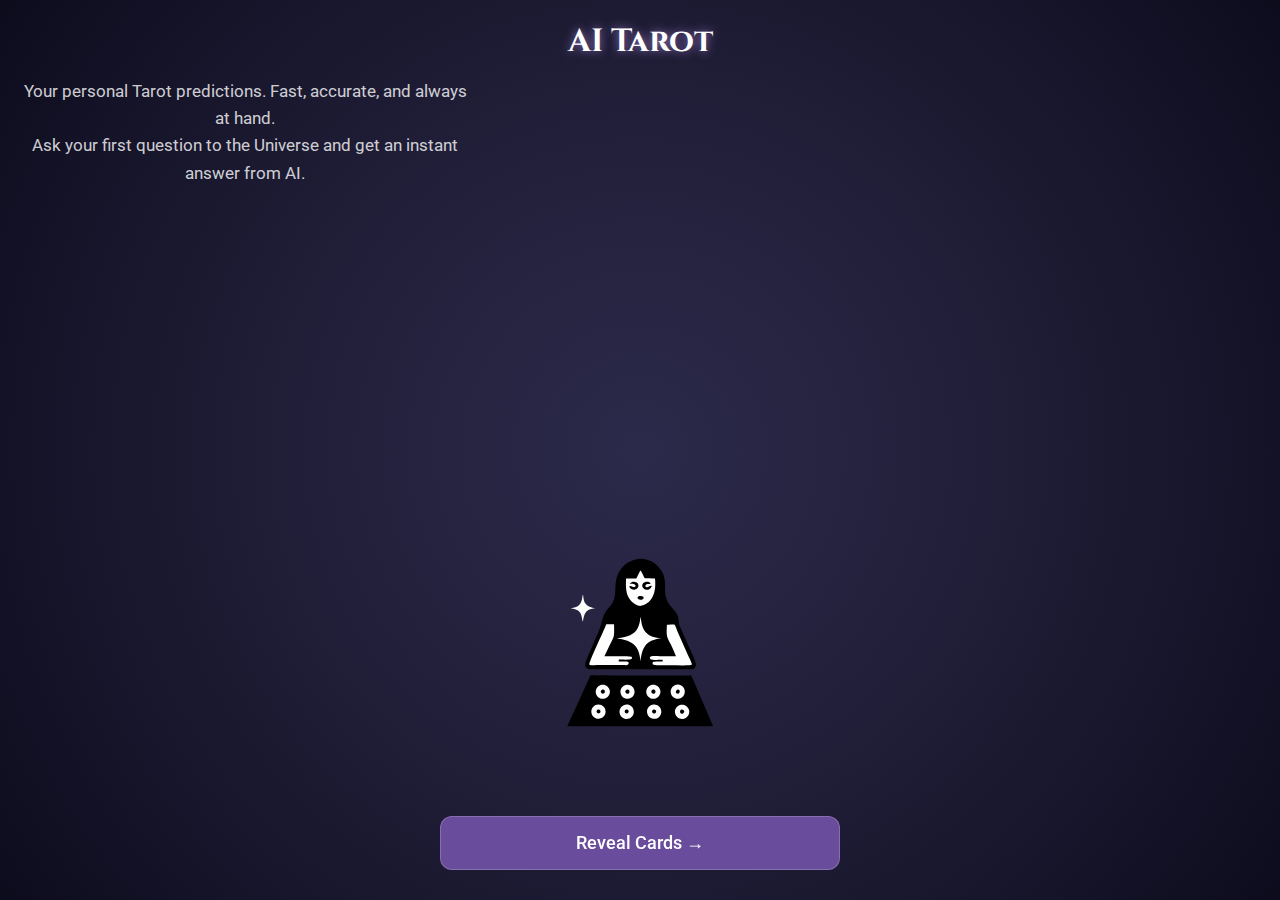
<file: index.html>
<!DOCTYPE html>
<html lang="en">
<head>
    <meta charset="UTF-8">
    <meta name="viewport" content="width=device-width, initial-scale=1.0, user-scalable=no, maximum-scale=1.0">
    <title>AI Tarot</title>
    <link href="https://fonts.googleapis.com/css2?family=Cinzel:wght@400;700&family=Roboto:wght@400;500&display=swap" rel="stylesheet">
    <link rel="stylesheet" href="style-v2.css?v=5">
    <script src="https://telegram.org/js/telegram-web-app.js"></script>
</head>
<body>
    <div id="app">
        <div class="content-wrapper">
            <h1 class="title">AI Tarot</h1>
            <p class="description">Your personal Tarot predictions. Fast, accurate, and always at hand.</p>
            <p class="description small">Ask your first question to the Universe and get an instant answer from AI.</p>
        </div>
        <img src="images/fortune.svg" alt="Tarot Predictions" class="screen-image">
        <a href="onboarding-1.html" id="start-onboarding" class="main-button">Reveal Cards →</a>
    </div>
    <script src="metrika-loader.js"></script>
    <script src="fb-pixel.js"></script>
    <script src="script.js?v=2"></script>
</body>
</html>
</file>
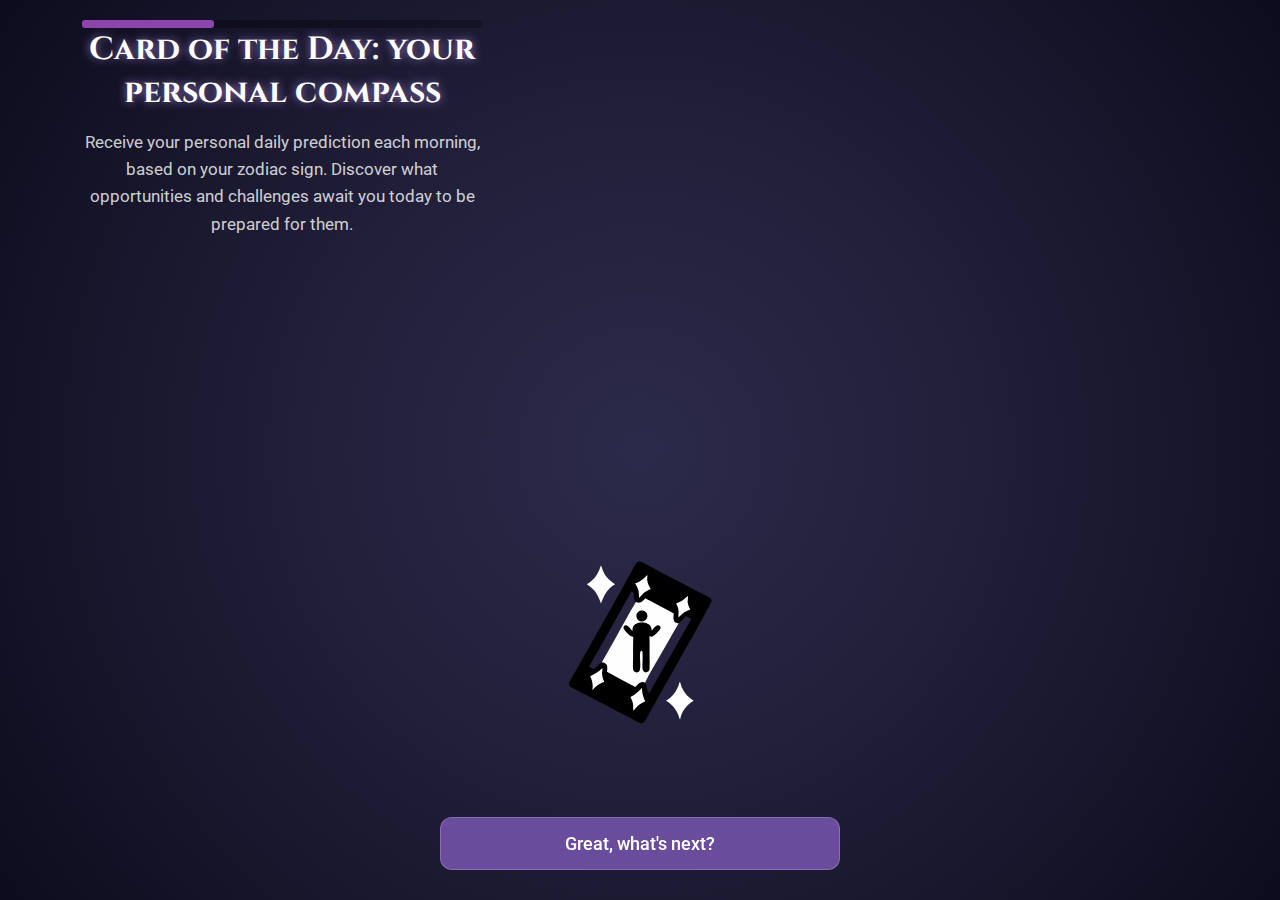
<file: onboarding-1.html>
<!DOCTYPE html>
<html lang="en">
<head>
    <meta charset="UTF-8">
    <meta name="viewport" content="width=device-width, initial-scale=1.0, user-scalable=no, maximum-scale=1.0">
    <title>AI Tarot - Step 1</title>
    <link href="https://fonts.googleapis.com/css2?family=Cinzel:wght@400;700&family=Roboto:wght@400;500&display=swap" rel="stylesheet">
    <link rel="stylesheet" href="style-v2.css?v=5">
    <script src="https://telegram.org/js/telegram-web-app.js"></script>
</head>
<body>
    <div id="app">
        <div class="content-wrapper">
            <div class="progress-bar-container"><div class="progress-bar" style="width: 33%;"></div>
            <h1 class="title small-margin">Card of the Day: your personal compass</h1>
            <p class="description">Receive your personal daily prediction each morning, based on your zodiac sign. Discover what opportunities and challenges await you today to be prepared for them.</p>
        
        
            <img src="images/card.svg" alt="Card of the Day" class="screen-image">
            <a href="onboarding-2.html" id="onboarding-1-next" class="main-button">Great, what's next?</a>
        
    
    <script src="metrika-loader.js"></script>
    <script src="fb-pixel.js"></script>
    <script src="script.js?v=2"></script>
</body>
</html>
</file>
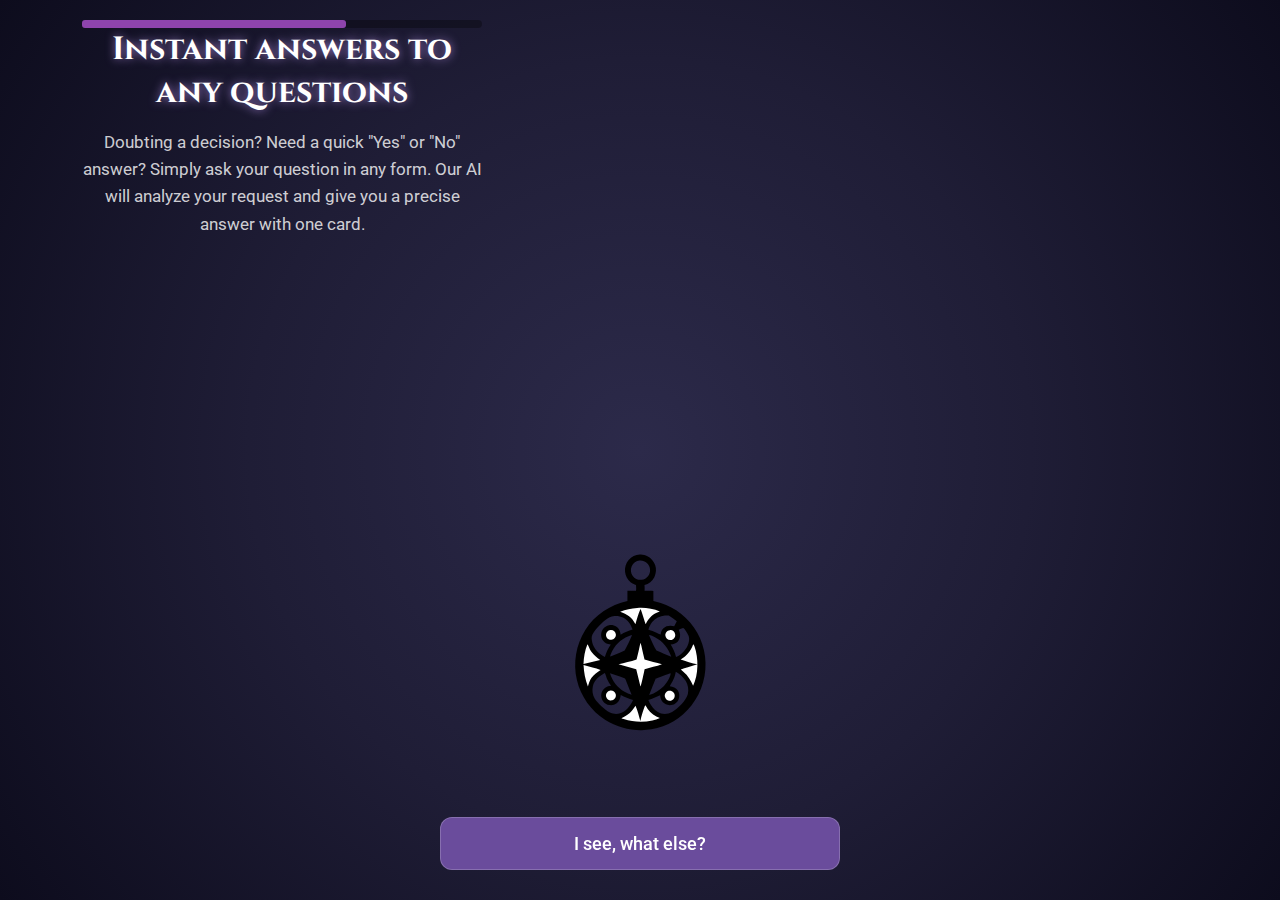
<file: onboarding-2.html>
<!DOCTYPE html>
<html lang="en">
<head>
    <meta charset="UTF-8">
    <meta name="viewport" content="width=device-width, initial-scale=1.0, user-scalable=no, maximum-scale=1.0">
    <title>AI Tarot - Step 2</title>
    <link href="https://fonts.googleapis.com/css2?family=Cinzel:wght@400;700&family=Roboto:wght@400;500&display=swap" rel="stylesheet">
    <link rel="stylesheet" href="style-v2.css?v=5">
    <script src="https://telegram.org/js/telegram-web-app.js"></script>
</head>
<body>
    <div id="app">
        <div class="content-wrapper">
            <div class="progress-bar-container"><div class="progress-bar" style="width: 66%;"></div>
            <h1 class="title small-margin">Instant answers to any questions</h1>
            <p class="description">Doubting a decision? Need a quick "Yes" or "No" answer? Simply ask your question in any form. Our AI will analyze your request and give you a precise answer with one card.</p>
        
        
            <img src="images/compas.svg" alt="Instant Answers" class="screen-image">
            <a href="onboarding-3.html" id="onboarding-2-next" class="main-button">I see, what else?</a>
        
    
    <script src="metrika-loader.js"></script>
    <script src="fb-pixel.js"></script>
    <script src="script.js?v=2"></script>
</body>
</html>
</file>
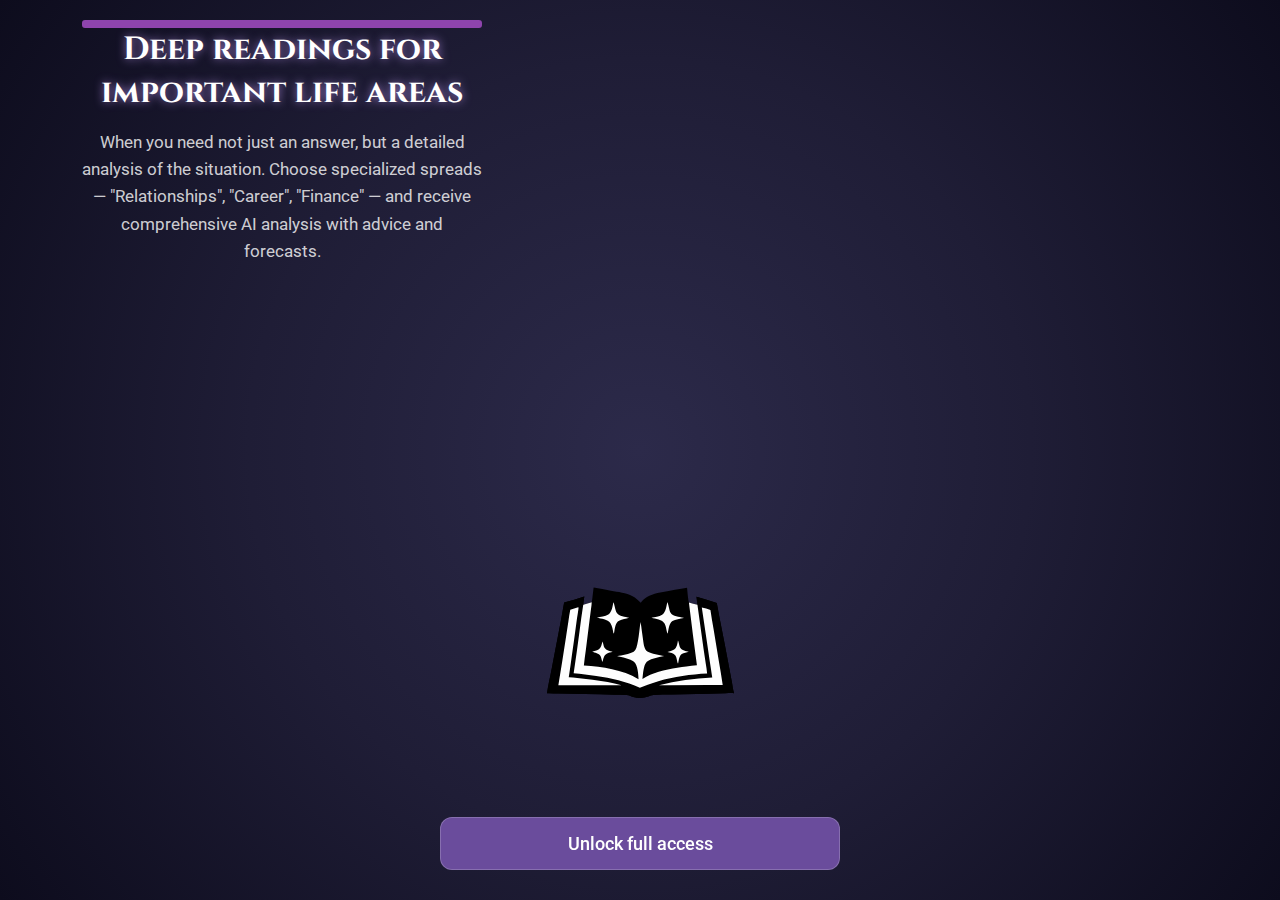
<file: onboarding-3.html>
<!DOCTYPE html>
<html lang="en">
<head>
    <meta charset="UTF-8">
    <meta name="viewport" content="width=device-width, initial-scale=1.0, user-scalable=no, maximum-scale=1.0">
    <title>AI Tarot - Step 3</title>
    <link href="https://fonts.googleapis.com/css2?family=Cinzel:wght@400;700&family=Roboto:wght@400;500&display=swap" rel="stylesheet">
    <link rel="stylesheet" href="style-v2.css?v=5">
    <script src="https://telegram.org/js/telegram-web-app.js"></script>
</head>
<body>
    <div id="app">
        <div class="content-wrapper">
            <div class="progress-bar-container"><div class="progress-bar" style="width: 100%;"></div>
            <h1 class="title small-margin">Deep readings for important life areas</h1>
            <p class="description">When you need not just an answer, but a detailed analysis of the situation. Choose specialized spreads — "Relationships", "Career", "Finance" — and receive comprehensive AI analysis with advice and forecasts.</p>
        
        
            <img src="images/book.svg" alt="Deep Readings" class="screen-image">
            <a href="paywall.html" id="onboarding-3-to-paywall" class="main-button">Unlock full access</a>
        
    
    <script src="metrika-loader.js"></script>
    <script src="fb-pixel.js"></script>
    <script src="script.js?v=2"></script>
</body>
</html>
</file>
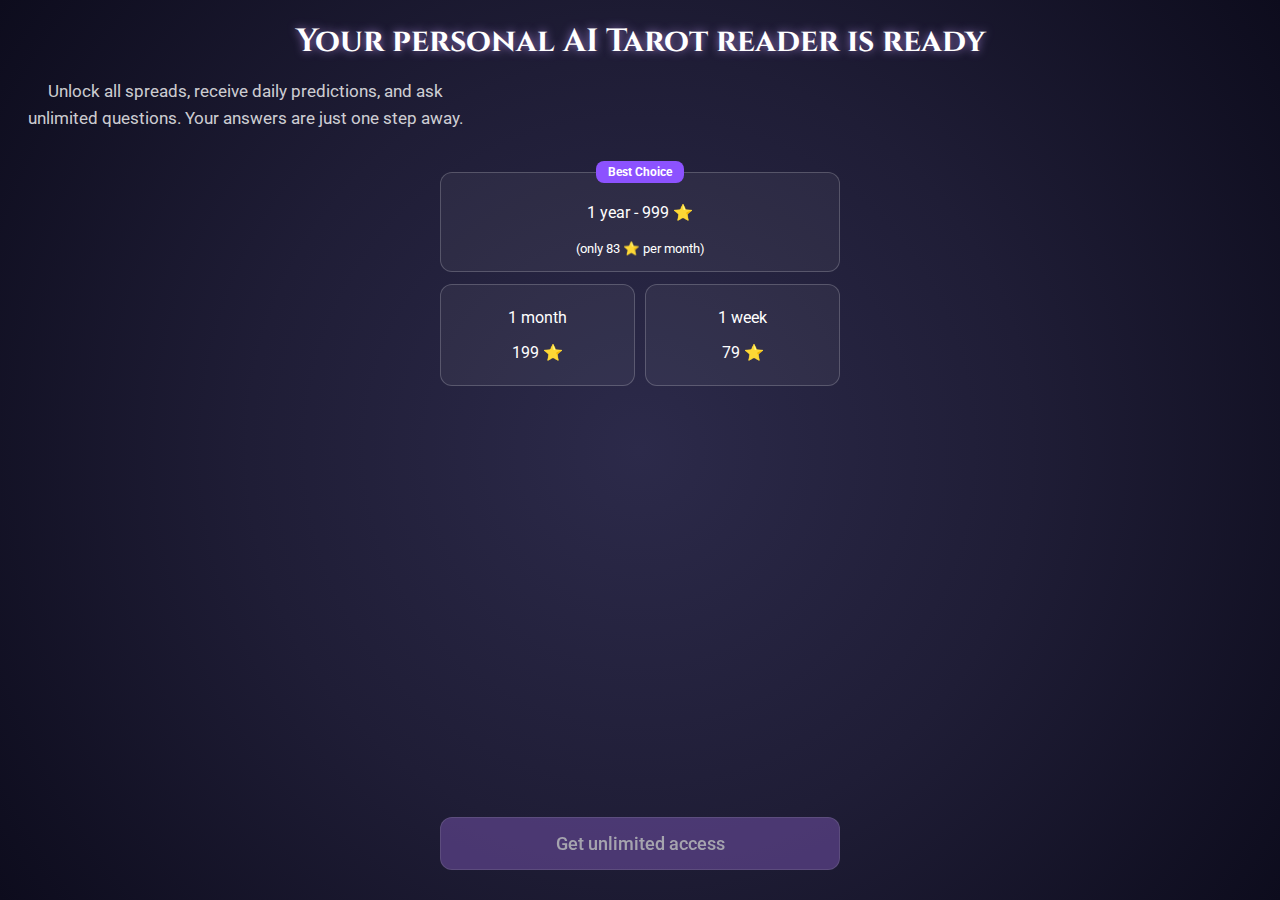
<file: paywall.html>
<!DOCTYPE html>
<html lang="en">
<head>
    <meta charset="UTF-8">
    <meta name="viewport" content="width=device-width, initial-scale=1.0, user-scalable=no, maximum-scale=1.0">
    <title>AI Tarot - Access</title>
    <link href="https://fonts.googleapis.com/css2?family=Cinzel:wght@400;700&family=Roboto:wght@400;500&display=swap" rel="stylesheet">
    <link rel="stylesheet" href="style-v2.css?v=5">
    <script src="https://telegram.org/js/telegram-web-app.js"></script>
<style>
    html, body, #app {
        overflow: auto;
    }
</style>
</head>
<body>
    <div id="app">
        <div class="content-wrapper">
            <h1 class="title">Your personal AI Tarot reader is ready</h1>
            <p class="description">Unlock all spreads, receive daily predictions, and ask unlimited questions. Your answers are just one step away.</p>
        </div>
        <div class="tariffs">
            <div class="tariff best-choice">
                <span class="badge">Best Choice</span>
                <p>1 year - 999 ⭐️</p>
                <small>(only 83 ⭐️ per month)</small>
            </div>
            <div class="tariff-row">
                <div class="tariff">
                    <p>1 month</p>
                    <p>199 ⭐️</p>
                </div>
                <div class="tariff">
                    <p>1 week</p>
                    <p>79 ⭐️</p>
                </div>
            </div>
        </div>
        <div class="bottom-block">
            <a href="error.html" id="paywall-submit" class="main-button disabled">Get unlimited access</a>
        </div>
    </div>
    <script src="metrika-loader.js"></script>
    <script src="fb-pixel.js"></script>
    <script src="script.js?v=2"></script>
</body>
</html>
</file>
<file: style-v2.css>
:root {
  --safe-area-inset-bottom: calc(100vh - var(--tg-viewport-stable-height, 100vh));
}

html, body {
  padding: 0;
  margin: 0;
  width: 100%;
  height: 100%;
  overflow: hidden;
  overscroll-behavior: none;
  font-family: 'Roboto', -apple-system, BlinkMacSystemFont, 'Segoe UI', Helvetica, Arial, sans-serif;
}

/* --- 1. Основной контейнер приложения --- */
#app {
  height: var(--tg-viewport-stable-height, 100vh);
  width: 100%;
  position: relative; /* Включаем позиционирование для дочерних элементов */
  overflow: hidden;
  
  /* ВОЗВРАЩАЕМ ГРАДИЕНТНЫЙ ФОН */
  background: radial-gradient(circle, #2c2a4a, #1f1d36, #0d0c1d);
  color: #ffffff;

  display: flex;
  flex-direction: column;
  align-items: center;
  box-sizing: border-box;
}

/* --- 2. Контент (заголовок, текст) --- */
.content-wrapper {
    width: 100%;
    padding: 20px;
    box-sizing: border-box;
    text-align: center;
}

/* --- 3. Изображение (позиционируем отдельно) --- */
.screen-image {
    position: absolute;
    bottom: 100px; /* Расстояние от низа до изображения */
    left: 50%;
    transform: translateX(-50%);
    
    width: 60%;
    max-height: 35vh; /* Ограничиваем высоту чтобы не залезали на текст */
    object-fit: contain;
    z-index: 0;
}

/* --- 4. Кнопка (жёстко фиксируем к низу) --- */
.main-button {
    position: fixed;
    bottom: 30px;
    left: 50%;
    transform: translateX(-50%);
    
    width: 90%;
    max-width: 400px;
    padding: 15px 30px;
    box-sizing: border-box;
    
    z-index: 10; /* Кнопка всегда НАД всем */

    text-align: center;
    text-decoration: none;
    font-size: 18px;
    font-weight: 500;
    border-radius: 12px;
    cursor: pointer;
    
    background-color: #6a4c9c;
    color: #ffffff;
    border: 1px solid rgba(255, 255, 255, 0.2);
}

.main-button.disabled {
    opacity: 0.6;
    cursor: not-allowed;
    pointer-events: none;
}

/* --- Остальные стили --- */
.title {
    font-family: 'Cinzel', serif;
    font-size: 32px;
    margin: 0 0 15px 0;
    text-shadow: 0 0 10px rgba(200, 160, 255, 0.7);
}
.description {
    font-size: 17px;
    line-height: 1.6;
    max-width: 450px;
    color: rgba(255, 255, 255, 0.8);
    margin: 0;
}
.progress-bar-container {
    width: 90%;
    max-width: 400px;
    height: 8px;
    background-color: rgba(0,0,0,0.3);
    border-radius: 4px;
    margin-bottom: 40px;
    margin-left: 5%;
}
.progress-bar {
    height: 100%;
    background-color: #8e44ad;
    border-radius: 3px;
}

/* Стили пейвола */
#app.paywall {
    justify-content: flex-start;
}
.tariffs {
    width: 90%;
    max-width: 400px;
    margin-top: 20px;
    text-align: center;
}
.tariff {
    background-color: rgba(255,255,255,0.05);
    border: 1px solid rgba(255, 255, 255, 0.2);
    border-radius: 12px;
    padding: 14px 15px;
    margin-bottom: 12px;
    position: relative;
}
.tariff.selected {
    border-color: #b388ff;
}
.tariff-row {
    display: flex; /* Делаем элементы внутри ряда гибкими */
    gap: 10px;     /* Добавляем отступ между карточками */
}

.tariff-row .tariff {
    flex: 1;       /* Каждая карточка в ряду занимает равное пространство */
    padding: 7px 7.5px; /* Уменьшенные пэддинги для карточек месяц/неделя */
}
.badge {
    position: absolute;
    top: -12px;
    left: 50%;
    transform: translateX(-50%);
    background: #8c52ff;
    color: white;
    padding: 4px 12px;
    border-radius: 8px;
    font-size: 12px;
    font-weight: bold;
}
</file>
